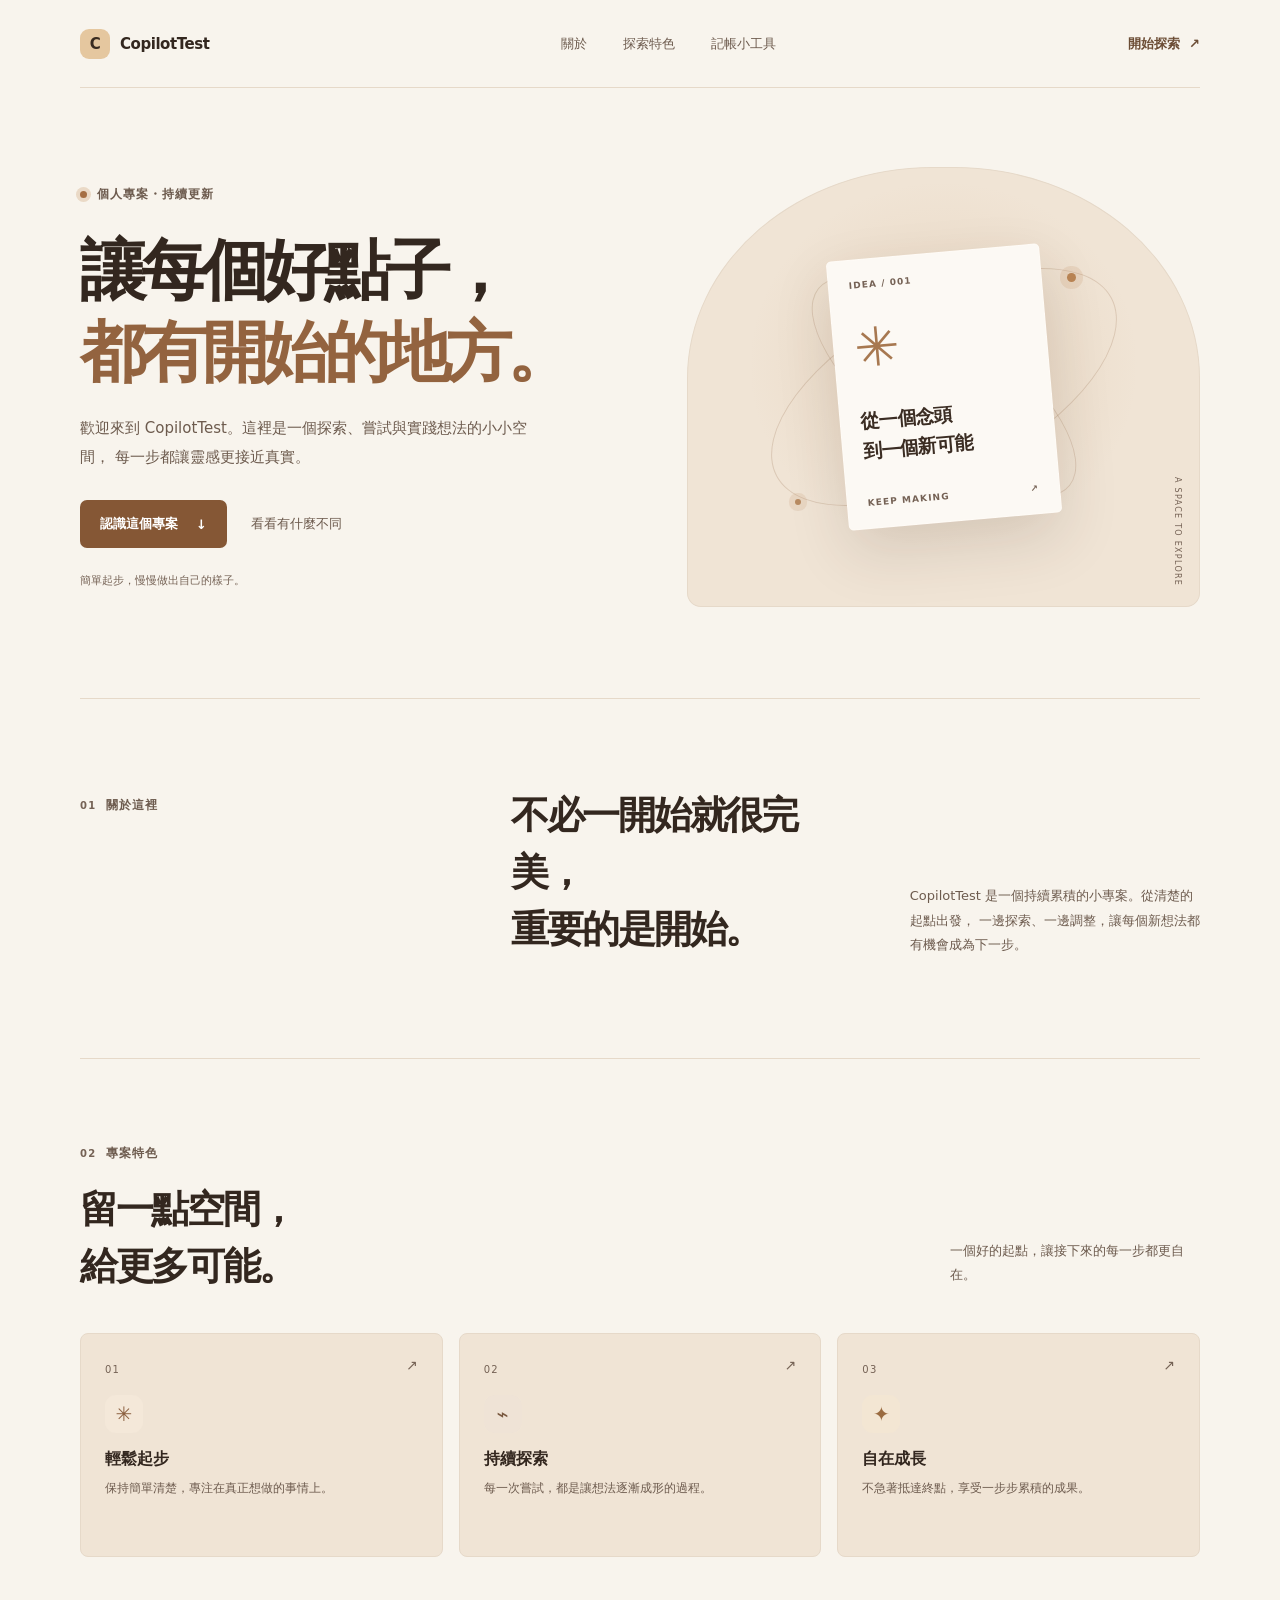
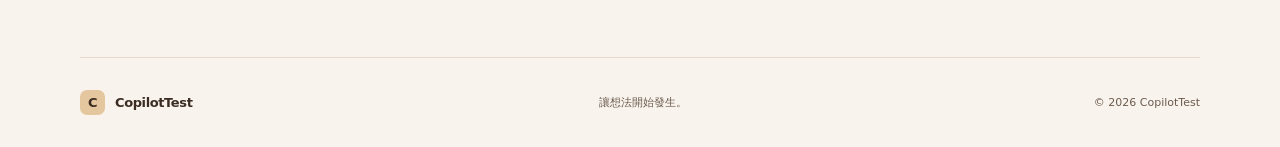
<file: index.html>
<!doctype html>
<html lang="zh-Hant">
  <head>
    <meta charset="utf-8">
    <meta name="viewport" content="width=device-width, initial-scale=1">
    <meta name="description" content="CopilotTest 是一個持續探索、實踐想法的起點。">
    <meta name="theme-color" content="#f7f8f4">
    <title>CopilotTest — 讓想法開始發生</title>
    <link rel="stylesheet" href="style.css">
    <script src="app.js" defer></script>
  </head>
  <body>
    <header class="site-header">
      <a class="brand" href="#top" aria-label="CopilotTest 首頁">
        <span class="brand-mark" aria-hidden="true">C</span>
        <span>CopilotTest</span>
      </a>
      <nav class="site-nav" aria-label="主要導覽">
        <a href="#about">關於</a>
        <a href="#highlights">探索特色</a>
        <a href="ledger.html">記帳小工具</a>
      </nav>
      <a class="header-link" href="#highlights">
        開始探索 <span aria-hidden="true">↗</span>
      </a>
    </header>

    <main id="top">
      <section class="hero" aria-labelledby="hero-title">
        <div class="hero-copy">
          <p class="eyebrow"><span class="status-dot"></span> 個人專案・持續更新</p>
          <h1 id="hero-title">讓每個好點子，<br><span>都有開始的地方。</span></h1>
          <p class="hero-description">
            歡迎來到 CopilotTest。這裡是一個探索、嘗試與實踐想法的小小空間，
            每一步都讓靈感更接近真實。
          </p>
          <div class="hero-actions">
            <a class="button button-primary" href="#about">
              認識這個專案 <span aria-hidden="true">↓</span>
            </a>
            <a class="text-link" href="#highlights">看看有什麼不同</a>
          </div>
          <p class="hero-note">簡單起步，慢慢做出自己的樣子。</p>
        </div>

        <div class="hero-art" aria-hidden="true">
          <div class="art-orbit orbit-outer"></div>
          <div class="art-orbit orbit-inner"></div>
          <div class="art-spark spark-one"></div>
          <div class="art-spark spark-two"></div>
          <div class="art-card">
            <span class="art-card-label">IDEA / 001</span>
            <span class="art-card-symbol">✳</span>
            <span class="art-card-caption">從一個念頭<br>到一個新可能</span>
            <span class="art-card-footer">KEEP MAKING <span>↗</span></span>
          </div>
          <span class="art-side-note">A SPACE TO EXPLORE</span>
        </div>
      </section>

      <section class="about-section" id="about" aria-labelledby="about-title">
        <div class="section-label"><span>01</span> 關於這裡</div>
        <div class="about-content">
          <h2 id="about-title">不必一開始就很完美，<br>重要的是開始。</h2>
          <p>
            CopilotTest 是一個持續累積的小專案。從清楚的起點出發，
            一邊探索、一邊調整，讓每個新想法都有機會成為下一步。
          </p>
        </div>
      </section>

      <section class="highlights-section" id="highlights" aria-labelledby="highlights-title">
        <div class="section-heading">
          <div>
            <div class="section-label"><span>02</span> 專案特色</div>
            <h2 id="highlights-title">留一點空間，<br>給更多可能。</h2>
          </div>
          <p>一個好的起點，讓接下來的每一步都更自在。</p>
        </div>

        <div class="feature-grid">
          <article class="feature-card">
            <span class="feature-number">01</span>
            <div class="feature-icon icon-sun" aria-hidden="true">✳</div>
            <h3>輕鬆起步</h3>
            <p>保持簡單清楚，專注在真正想做的事情上。</p>
            <span class="feature-arrow" aria-hidden="true">↗</span>
          </article>
          <article class="feature-card">
            <span class="feature-number">02</span>
            <div class="feature-icon icon-leaf" aria-hidden="true">⌁</div>
            <h3>持續探索</h3>
            <p>每一次嘗試，都是讓想法逐漸成形的過程。</p>
            <span class="feature-arrow" aria-hidden="true">↗</span>
          </article>
          <article class="feature-card">
            <span class="feature-number">03</span>
            <div class="feature-icon icon-star" aria-hidden="true">✦</div>
            <h3>自在成長</h3>
            <p>不急著抵達終點，享受一步步累積的成果。</p>
            <span class="feature-arrow" aria-hidden="true">↗</span>
          </article>
        </div>
      </section>
    </main>

    <footer class="site-footer">
      <a class="brand footer-brand" href="#top">
        <span class="brand-mark" aria-hidden="true">C</span>
        <span>CopilotTest</span>
      </a>
      <p>讓想法開始發生。</p>
      <span class="copyright">&copy; <span id="year"></span> CopilotTest</span>
    </footer>
  </body>
</html>
</file>
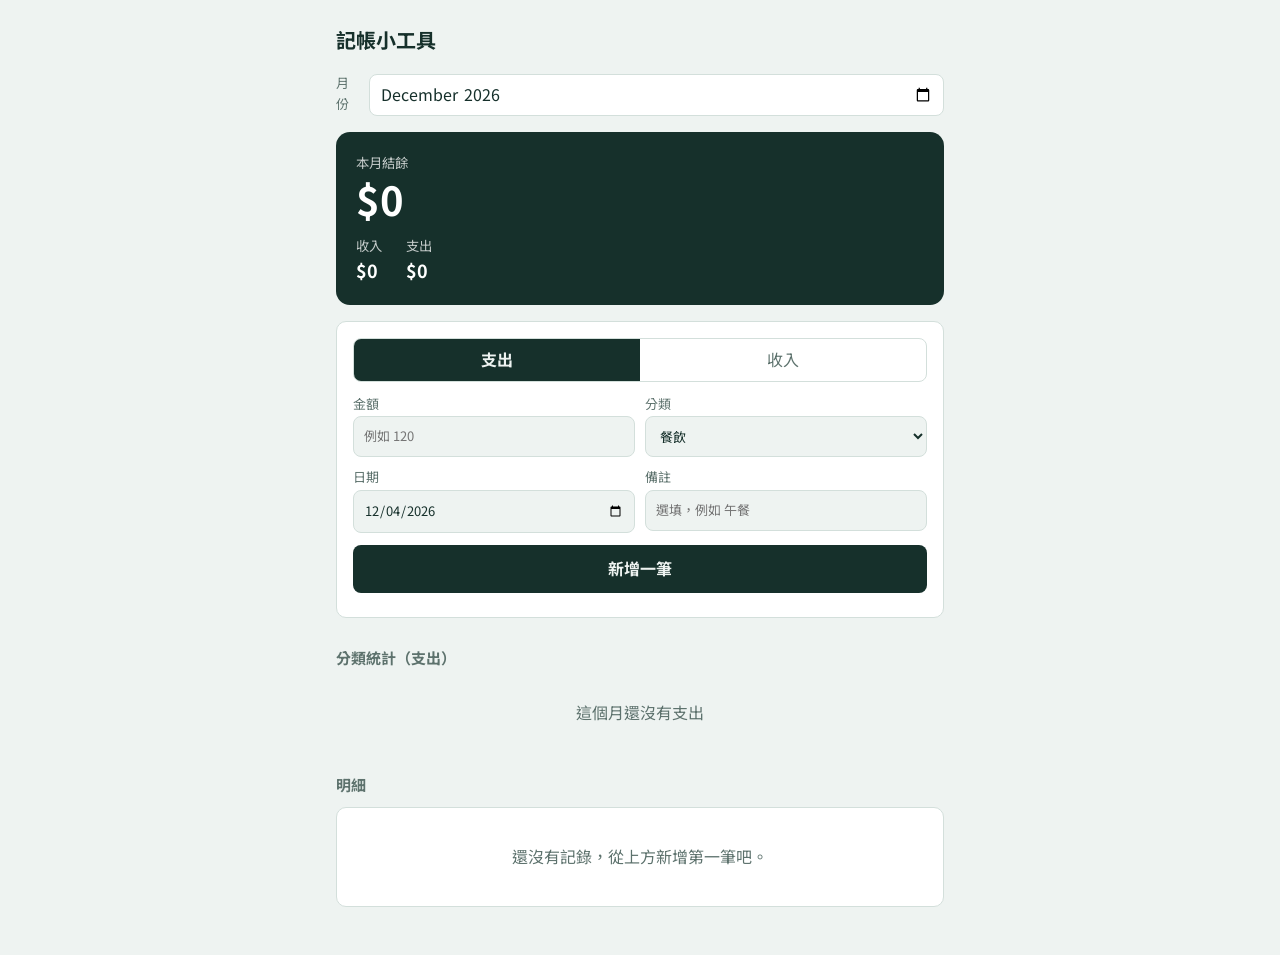
<file: ledger.html>
<!DOCTYPE html>
<html lang="zh-Hant">
<head>
<meta charset="utf-8">
<meta name="viewport" content="width=device-width, initial-scale=1, viewport-fit=cover">
<title>記帳小工具</title>
<link rel="preconnect" href="https://fonts.googleapis.com">
<link href="https://fonts.googleapis.com/css2?family=Noto+Sans+TC:wght@400;500;700&display=swap" rel="stylesheet">
<style>
:root{--bg:#eef3f1;--surface:#fff;--ink:#16302b;--mute:#5d726d;--line:#d3dfdb;--out:#c2410c;--in:#0f766e;--accent:#16302b;--on-accent:#fff;--bar:#9db8b1;
box-sizing:border-box;padding-top:env(safe-area-inset-top,0px);padding-bottom:env(safe-area-inset-bottom,0px);color-scheme:light}
@media (prefers-color-scheme:dark){:root:not([data-theme="light"]){--bg:#0f1a18;--surface:#17262a;--ink:#e4efec;--mute:#8fa8a2;--line:#2a3d3a;--out:#fb923c;--in:#5eead4;--accent:#e4efec;--on-accent:#0f1a18;--bar:#35564f;color-scheme:dark}}
:root[data-theme="dark"]{--bg:#0f1a18;--surface:#17262a;--ink:#e4efec;--mute:#8fa8a2;--line:#2a3d3a;--out:#fb923c;--in:#5eead4;--accent:#e4efec;--on-accent:#0f1a18;--bar:#35564f;color-scheme:dark}
*,*::before,*::after{box-sizing:inherit}
html{scroll-padding-top:env(safe-area-inset-top,0px)}
body{margin:0;background:var(--bg);color:var(--ink);font:400 16px/1.6 "Noto Sans TC",system-ui,-apple-system,"PingFang TC","Microsoft JhengHei",sans-serif;font-variant-numeric:tabular-nums}
main{max-width:640px;margin:0 auto;padding:24px 16px 48px}
h1{font-size:20px;margin:0 0 16px;font-weight:700}
h2{font-size:15px;margin:28px 0 10px;font-weight:700;color:var(--mute)}
.month{display:flex;align-items:center;gap:8px;margin-bottom:16px}
.month input{font:inherit;border:1px solid var(--line);background:var(--surface);color:var(--ink);border-radius:8px;padding:6px 10px}
.balance{background:var(--accent);color:var(--on-accent);border-radius:14px;padding:20px}
.balance small{opacity:.75;display:block}
.balance .big{font-size:40px;font-weight:700;line-height:1.2;margin:2px 0 12px}
.row2{display:flex;gap:24px}
.row2 b{font-size:18px;display:block}
.card{background:var(--surface);border:1px solid var(--line);border-radius:10px;padding:16px;margin-top:16px}
.seg{display:flex;border:1px solid var(--line);border-radius:8px;overflow:hidden;margin-bottom:12px}
.seg button{flex:1;border:0;background:none;color:var(--mute);font:inherit;padding:8px;cursor:pointer}
.seg button[aria-pressed="true"]{background:var(--ink);color:var(--bg);font-weight:700}
.grid{display:grid;grid-template-columns:1fr 1fr;gap:10px}
label{display:block;font-size:13px;color:var(--mute)}
input,select{width:100%;font:inherit;color:var(--ink);background:var(--bg);border:1px solid var(--line);border-radius:8px;padding:9px 10px;margin-top:2px}
.full{grid-column:1/-1}
.add{width:100%;margin-top:12px;font:inherit;font-weight:700;padding:11px;border:0;border-radius:8px;background:var(--ink);color:var(--bg);cursor:pointer}
button:focus-visible,input:focus-visible,select:focus-visible{outline:2px solid var(--in);outline-offset:2px}
.cat{display:grid;grid-template-columns:64px 1fr auto;gap:10px;align-items:center;font-size:14px;margin:6px 0}
.track{height:8px;background:var(--line);border-radius:4px;overflow:hidden}
.track i{display:block;height:100%;background:var(--bar)}
ul{list-style:none;margin:0;padding:0}
li{display:flex;align-items:center;gap:10px;padding:10px 0;border-bottom:1px solid var(--line)}
li:last-child{border:0}
.d{width:44px;color:var(--mute);font-size:13px}
.n{flex:1;min-width:0}.n small{display:block;color:var(--mute);overflow:hidden;text-overflow:ellipsis;white-space:nowrap}
.amt{font-weight:700}.amt.out{color:var(--out)}.amt.in{color:var(--in)}
.del{border:0;background:none;color:var(--mute);font-size:20px;cursor:pointer;padding:4px 8px}
.empty{color:var(--mute);text-align:center;padding:20px 0}
</style>
</head>
<body>
<main>
<h1>記帳小工具</h1>
<div class="month"><label for="m" style="margin:0">月份</label><input type="month" id="m"></div>
<section class="balance" aria-live="polite">
<small>本月結餘</small><div class="big" id="bal">$0</div>
<div class="row2"><div><small>收入</small><b id="sin">$0</b></div><div><small>支出</small><b id="sout">$0</b></div></div>
</section>

<div class="card">
<div class="seg" role="group" aria-label="類型">
<button type="button" id="tOut" aria-pressed="true">支出</button>
<button type="button" id="tIn" aria-pressed="false">收入</button>
</div>
<div class="grid">
<label>金額<input type="number" id="amt" inputmode="decimal" min="0" step="any" placeholder="例如 120"></label>
<label>分類<select id="cat"></select></label>
<label>日期<input type="date" id="date"></label>
<label>備註<input type="text" id="note" placeholder="選填，例如 午餐"></label>
</div>
<button class="add" id="add" type="button">新增一筆</button>
<div id="msg" class="empty" style="padding:8px 0 0;color:var(--out)"></div>
</div>

<h2>分類統計（支出）</h2>
<div id="cats"></div>
<h2>明細</h2>
<div class="card" style="margin-top:0"><ul id="list"></ul></div>
</main>
<script>
(function(){
var CATS={out:["餐飲","交通","購物","居住","娛樂","其他"],in:["薪資","獎金","其他"]};
var KEY="ledger-v1",type="out",items=[];
var $=function(i){return document.getElementById(i)};
function load(){try{items=JSON.parse(localStorage.getItem(KEY))||[]}catch(e){items=[]}}
function save(){try{localStorage.setItem(KEY,JSON.stringify(items))}catch(e){}}
function today(){var d=new Date();return d.getFullYear()+"-"+("0"+(d.getMonth()+1)).slice(-2)+"-"+("0"+d.getDate()).slice(-2)}
function money(n){return "$"+Math.round(n).toLocaleString("zh-TW")}
function esc(s){return String(s).replace(/[&<>"]/g,function(c){return {"&":"&amp;","<":"&lt;",">":"&gt;",'"':"&quot;"}[c]})}
function fillCats(){$("cat").innerHTML=CATS[type].map(function(c){return "<option>"+c+"</option>"}).join("")}
function setType(t){type=t;$("tOut").setAttribute("aria-pressed",t==="out");$("tIn").setAttribute("aria-pressed",t==="in");fillCats()}
function render(){
var m=$("m").value,rows=items.filter(function(x){return x.date.slice(0,7)===m}).sort(function(a,b){return a.date<b.date?1:a.date>b.date?-1:b.id-a.id});
var si=0,so=0,by={};
rows.forEach(function(x){if(x.type==="in")si+=x.amount;else{so+=x.amount;by[x.cat]=(by[x.cat]||0)+x.amount}});
$("bal").textContent=(si-so<0?"-":"")+money(Math.abs(si-so));$("sin").textContent=money(si);$("sout").textContent=money(so);
var keys=Object.keys(by).sort(function(a,b){return by[b]-by[a]});
$("cats").innerHTML=keys.length?keys.map(function(k){return '<div class="cat"><span>'+esc(k)+'</span><div class="track"><i style="width:'+(by[k]/so*100)+'%"></i></div><span>'+money(by[k])+'</span></div>'}).join(""):'<div class="empty">這個月還沒有支出</div>';
$("list").innerHTML=rows.length?rows.map(function(x){return '<li><span class="d">'+x.date.slice(5).replace("-","/")+'</span><span class="n">'+esc(x.cat)+(x.note?'<small>'+esc(x.note)+'</small>':'')+'</span><span class="amt '+x.type+'">'+(x.type==="in"?"+":"-")+money(x.amount)+'</span><button class="del" data-id="'+x.id+'" aria-label="刪除這一筆">×</button></li>'}).join(""):'<li class="empty" style="display:block">還沒有記錄，從上方新增第一筆吧。</li>';
}
$("tOut").onclick=function(){setType("out")};
$("tIn").onclick=function(){setType("in")};
$("add").onclick=function(){
var a=parseFloat($("amt").value),d=$("date").value;
if(!(a>0)){$("msg").textContent="請輸入大於 0 的金額。";return}
if(!d){$("msg").textContent="請選擇日期。";return}
$("msg").textContent="";
items.push({id:Date.now(),type:type,amount:a,cat:$("cat").value,date:d,note:$("note").value.trim()});
save();$("amt").value="";$("note").value="";$("m").value=d.slice(0,7);render();$("amt").focus();
};
$("amt").addEventListener("keydown",function(e){if(e.key==="Enter")$("add").click()});
$("list").onclick=function(e){var b=e.target.closest(".del");if(!b)return;var id=+b.dataset.id;items=items.filter(function(x){return x.id!==id});save();render()};
$("m").onchange=render;
load();$("date").value=today();$("m").value=today().slice(0,7);fillCats();render();
})();
</script>
</body>
</html>
</file>
<file: style.css>
:root {
  --color-background: #f8f4ed;
  --color-surface: #f0e4d5;
  --color-surface-light: #fcf9f4;
  --color-text: #33271f;
  --color-muted: #6d5b4e;
  --color-muted-soft: #756255;
  --color-line: #e6d9c9;
  --color-caramel: #855735;
  --color-caramel-dark: #6f462d;
}

* {
  box-sizing: border-box;
}

html {
  scroll-behavior: smooth;
}

body {
  margin: 0;
  background: var(--color-background);
  color: var(--color-text);
  font-family: "Segoe UI", "Noto Sans TC", system-ui, sans-serif;
  -webkit-font-smoothing: antialiased;
}

a {
  color: inherit;
  text-decoration: none;
}

.site-header,
.site-footer {
  display: flex;
  align-items: center;
  justify-content: space-between;
  width: min(1120px, calc(100% - 96px));
  margin: 0 auto;
}

.site-header {
  height: 88px;
  border-bottom: 1px solid var(--color-line);
}

.brand {
  display: inline-flex;
  align-items: center;
  gap: 10px;
  font-size: 15px;
  font-weight: 700;
  letter-spacing: -0.03em;
}

.brand-mark {
  display: grid;
  width: 30px;
  height: 30px;
  place-items: center;
  border-radius: 9px;
  background: #e5c79f;
  color: #392b20;
  font-size: 15px;
  font-weight: 800;
}

.site-nav {
  display: flex;
  gap: 36px;
  color: var(--color-muted);
  font-size: 13px;
}

.site-nav a,
.text-link,
.header-link {
  transition: color 160ms ease;
}

.site-nav a:hover,
.text-link:hover,
.header-link:hover {
  color: var(--color-caramel-dark);
}

.header-link {
  color: #6b4c34;
  font-size: 13px;
  font-weight: 650;
}

.header-link span {
  margin-left: 5px;
}

.hero {
  display: grid;
  grid-template-columns: 1.05fr 0.95fr;
  align-items: center;
  gap: 40px;
  width: min(1120px, calc(100% - 96px));
  min-height: 610px;
  margin: 0 auto;
  padding: 66px 0 78px;
}

.hero-copy {
  position: relative;
  z-index: 1;
}

.eyebrow,
.section-label {
  display: flex;
  align-items: center;
  gap: 10px;
  color: var(--color-muted);
  font-size: 12px;
  font-weight: 650;
  letter-spacing: 0.08em;
}

.status-dot {
  width: 7px;
  height: 7px;
  border-radius: 50%;
  background: #a56e43;
  box-shadow: 0 0 0 4px #ead9c6;
}

h1,
h2,
h3,
p {
  margin-top: 0;
}

.hero h1 {
  margin: 27px 0 20px;
  font-size: clamp(42px, 5.2vw, 66px);
  font-weight: 650;
  letter-spacing: -0.075em;
  line-height: 1.24;
}

.hero h1 span {
  color: #93633f;
}

.hero-description {
  max-width: 470px;
  margin-bottom: 28px;
  color: var(--color-muted);
  font-size: 15px;
  line-height: 1.95;
}

.hero-actions {
  display: flex;
  align-items: center;
  gap: 24px;
}

.button {
  display: inline-flex;
  min-height: 48px;
  align-items: center;
  justify-content: center;
  gap: 18px;
  padding: 0 20px;
  border-radius: 7px;
  font-size: 13px;
  font-weight: 650;
  transition: transform 160ms ease, background 160ms ease;
}

.button:hover {
  transform: translateY(-2px);
}

.button-primary {
  background: var(--color-caramel);
  color: #fff;
}

.button-primary:hover {
  background: var(--color-caramel-dark);
}

.text-link {
  color: var(--color-muted);
  font-size: 13px;
}

.hero-note {
  margin: 25px 0 0;
  color: var(--color-muted-soft);
  font-size: 11px;
}

.hero-art {
  position: relative;
  display: grid;
  min-height: 440px;
  place-items: center;
  overflow: hidden;
  border: 1px solid var(--color-line);
  border-radius: 48% 48% 14px 14px;
  background:
    radial-gradient(ellipse at 50% 45%, rgba(198, 154, 108, 0.2), transparent 54%),
    var(--color-surface);
}

.art-orbit {
  position: absolute;
  border: 1px solid rgba(133, 91, 55, 0.2);
  border-radius: 50%;
  transform: rotate(-28deg);
}

.orbit-outer {
  width: 380px;
  height: 178px;
}

.orbit-inner {
  width: 320px;
  height: 130px;
  transform: rotate(38deg);
}

.art-card {
  position: relative;
  display: flex;
  width: 214px;
  height: 270px;
  flex-direction: column;
  justify-content: space-between;
  padding: 20px;
  border: 1px solid rgba(255, 252, 247, 0.8);
  border-radius: 5px;
  background: var(--color-surface-light);
  box-shadow: 0 24px 60px rgba(66, 46, 31, 0.14);
  transform: rotate(-5deg);
}

.art-card-label,
.art-card-footer {
  color: var(--color-muted-soft);
  font-size: 9px;
  font-weight: 700;
  letter-spacing: 0.12em;
}

.art-card-symbol {
  color: #a77850;
  font-size: 54px;
  line-height: 1;
}

.art-card-caption {
  color: #3b2d23;
  font-size: 19px;
  font-weight: 650;
  letter-spacing: -0.04em;
  line-height: 1.55;
}

.art-card-footer {
  display: flex;
  justify-content: space-between;
}

.art-spark {
  position: absolute;
  z-index: 1;
  width: 9px;
  height: 9px;
  border-radius: 50%;
  background: #b88353;
  box-shadow: 0 0 0 7px rgba(184, 131, 83, 0.16);
}

.spark-one {
  top: 24%;
  right: 24%;
}

.spark-two {
  bottom: 23%;
  left: 21%;
  width: 6px;
  height: 6px;
  background: #b78a61;
  box-shadow: 0 0 0 6px rgba(183, 138, 97, 0.16);
}

.art-side-note {
  position: absolute;
  right: 17px;
  bottom: 20px;
  color: var(--color-muted-soft);
  font-size: 8px;
  letter-spacing: 0.16em;
  writing-mode: vertical-rl;
}

.about-section,
.highlights-section {
  width: min(1120px, calc(100% - 96px));
  margin: 0 auto;
}

.about-section {
  display: grid;
  grid-template-columns: 0.7fr 1.3fr;
  gap: 60px;
  padding: 88px 0 100px;
  border-top: 1px solid var(--color-line);
}

.section-label {
  align-self: start;
  padding-top: 10px;
}

.section-label span {
  color: var(--color-muted-soft);
  font-size: 10px;
  letter-spacing: 0.12em;
}

.about-content {
  display: grid;
  grid-template-columns: 1.1fr 0.9fr;
  align-items: end;
  gap: 44px;
}

.about-content h2,
.section-heading h2 {
  margin: 0;
  font-size: clamp(28px, 3.2vw, 38px);
  font-weight: 600;
  letter-spacing: -0.06em;
  line-height: 1.5;
}

.about-content p,
.section-heading > p {
  margin: 0;
  color: var(--color-muted);
  font-size: 13px;
  line-height: 1.9;
}

.highlights-section {
  padding: 76px 0 100px;
  border-top: 1px solid var(--color-line);
}

.section-heading {
  display: flex;
  align-items: end;
  justify-content: space-between;
  gap: 32px;
  margin-bottom: 38px;
}

.section-heading .section-label {
  margin-bottom: 19px;
}

.section-heading > p {
  max-width: 250px;
  padding-bottom: 7px;
}

.feature-grid {
  display: grid;
  grid-template-columns: repeat(3, 1fr);
  gap: 16px;
}

.feature-card {
  position: relative;
  min-height: 224px;
  padding: 24px;
  border: 1px solid var(--color-line);
  border-radius: 8px;
  background: var(--color-surface);
  transition: border-color 180ms ease, transform 180ms ease, box-shadow 180ms ease;
}

.feature-card:hover {
  transform: translateY(-4px);
  border-color: #cdb499;
  box-shadow: 0 14px 30px rgba(69, 47, 30, 0.08);
}

.feature-number {
  color: var(--color-muted-soft);
  font-size: 10px;
  letter-spacing: 0.12em;
}

.feature-icon {
  display: grid;
  width: 38px;
  height: 38px;
  margin: 18px 0 16px;
  place-items: center;
  border-radius: 11px;
  font-size: 20px;
}

.icon-sun {
  background: #f4e8d9;
  color: #8b6040;
}

.icon-leaf {
  background: #efe3d6;
  color: #79583f;
}

.icon-star {
  background: #f3e6d3;
  color: #9a6b40;
}

.feature-card h3 {
  margin-bottom: 8px;
  font-size: 16px;
  font-weight: 650;
}

.feature-card p {
  max-width: 250px;
  margin-bottom: 0;
  color: var(--color-muted);
  font-size: 12px;
  line-height: 1.8;
}

.feature-arrow {
  position: absolute;
  top: 23px;
  right: 24px;
  color: var(--color-muted-soft);
  font-size: 14px;
}

.site-footer {
  min-height: 90px;
  border-top: 1px solid var(--color-line);
  color: var(--color-muted);
  font-size: 11px;
}

.footer-brand {
  color: #3b2d23;
  font-size: 13px;
}

.footer-brand .brand-mark {
  width: 25px;
  height: 25px;
  border-radius: 7px;
  font-size: 13px;
}

.site-footer p {
  margin: 0;
}

.copyright {
  font-variant-numeric: tabular-nums;
}

:focus-visible {
  outline: 3px solid #986c46;
  outline-offset: 4px;
}

@media (max-width: 760px) {
  .site-header,
  .site-footer,
  .hero,
  .about-section,
  .highlights-section {
    width: min(100% - 40px, 560px);
  }

  .site-header {
    height: 72px;
  }

  .site-nav {
    gap: 17px;
    font-size: 12px;
  }

  .header-link {
    display: none;
  }

  .hero {
    grid-template-columns: 1fr;
    gap: 42px;
    padding: 65px 0 70px;
  }

  .hero h1 {
    font-size: clamp(40px, 9vw, 58px);
  }

  .hero-art {
    min-height: 370px;
    border-radius: 44% 44% 12px 12px;
  }

  .about-section {
    grid-template-columns: 1fr;
    gap: 25px;
    padding: 65px 0 72px;
  }

  .about-content {
    grid-template-columns: 1fr;
    gap: 18px;
  }

  .highlights-section {
    padding: 65px 0 72px;
  }

  .feature-grid {
    grid-template-columns: 1fr;
  }

  .feature-card {
    min-height: 205px;
  }
}

@media (max-width: 440px) {
  .site-nav {
    gap: 12px;
    font-size: 11px;
  }

  .brand {
    gap: 7px;
    font-size: 13px;
  }

  .brand-mark {
    width: 27px;
    height: 27px;
  }

  .hero-actions {
    align-items: flex-start;
    flex-direction: column;
    gap: 17px;
  }

  .hero-art {
    min-height: 330px;
  }

  .about-content h2,
  .section-heading h2 {
    font-size: 29px;
  }

  .section-heading {
    align-items: flex-start;
    flex-direction: column;
    gap: 15px;
  }

  .site-footer {
    flex-wrap: wrap;
    gap: 10px 20px;
    padding: 20px 0;
  }

  .site-footer p {
    display: none;
  }
}

@media (prefers-reduced-motion: reduce) {
  html {
    scroll-behavior: auto;
  }

  *,
  *::before,
  *::after {
    transition-duration: 0.01ms !important;
  }
}
</file>
